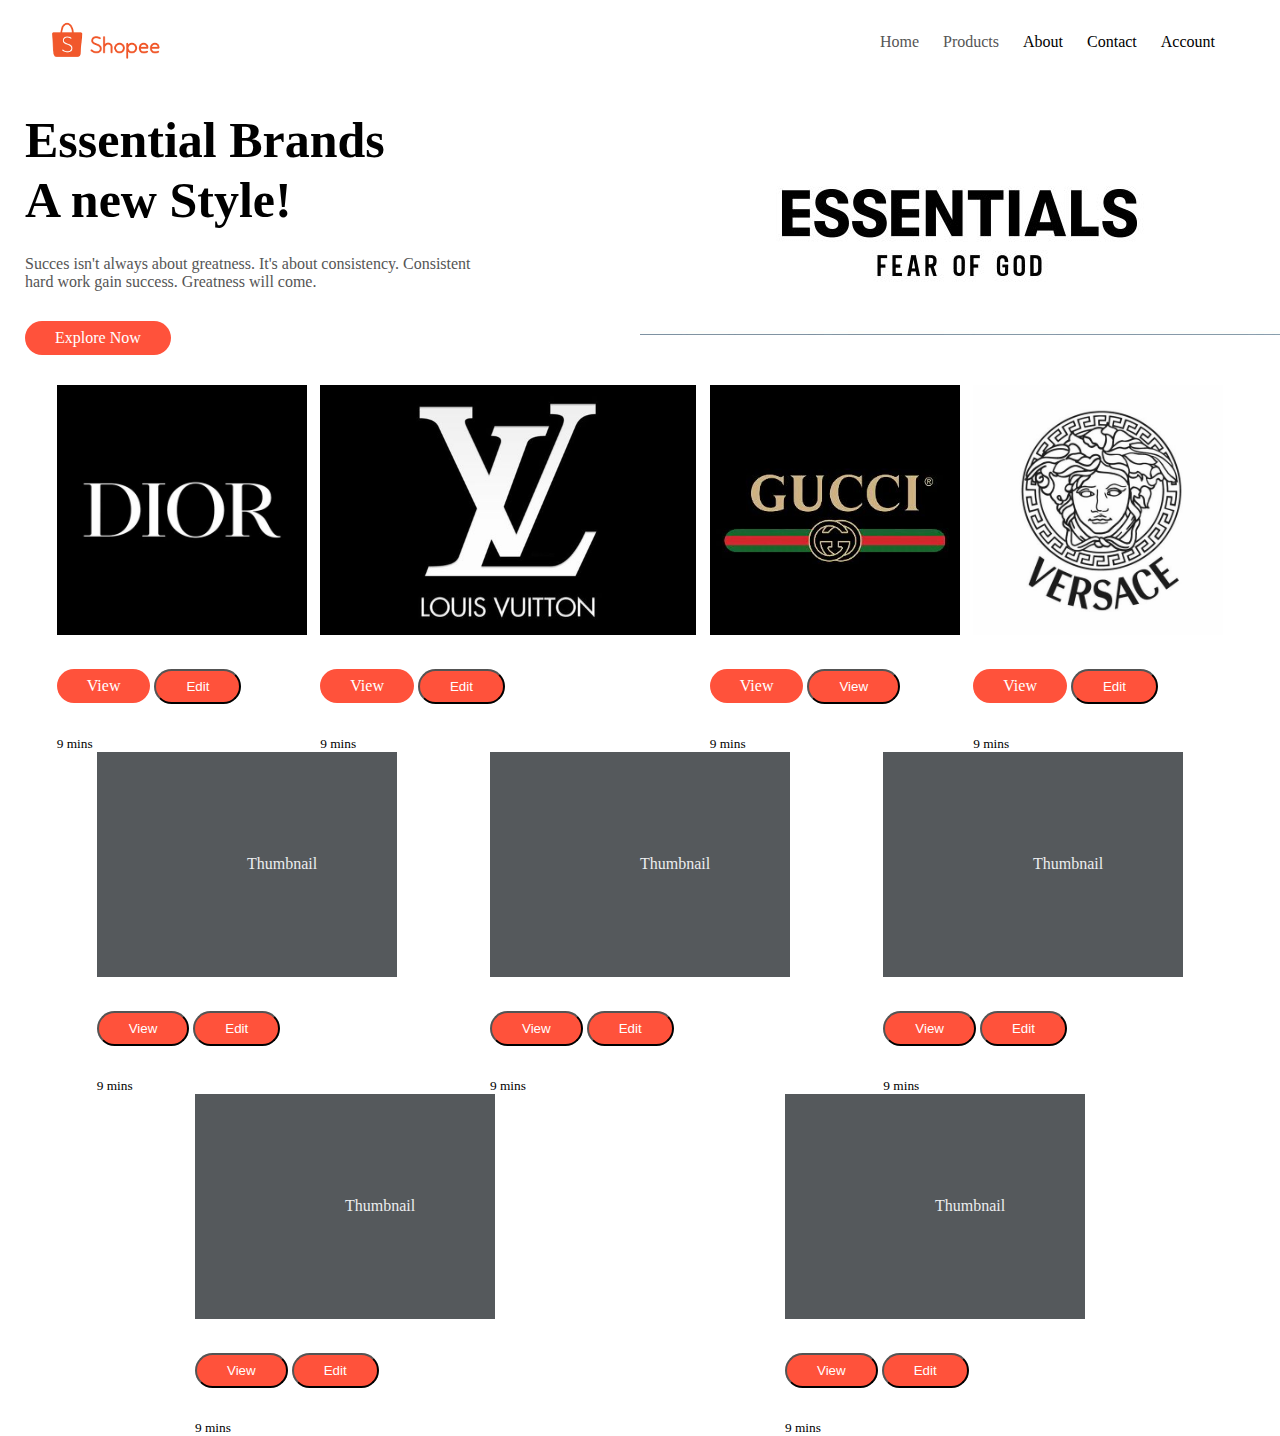
<file: index.html>
<!DOCTYPE html>

<link href="https://cdn.jsdelivr.net/npm/bootstrap@5.2.2/dist/css/bootstrap.min.css" rel="stylesheet" integrity="sha384-Zenh87qX5JnK2Jl0vWa8Ck2rdkQ2Bzep5IDxbcnCeuOxjzrPF/et3URy9Bv1WTRi" crossorigin="anonymous">
<script src="https://cdn.jsdelivr.net/npm/bootstrap@5.2.2/dist/js/bootstrap.bundle.min.js" integrity="sha384-OERcA2EqjJCMA+/3y+gxIOqMEjwtxJY7qPCqsdltbNJuaOe923+mo//f6V8Qbsw3" crossorigin="anonymous"></script>
<html lang="en">
    <head>
        <meta charset="UTF-8">
        <title>Sample Website</title>
        <link rel="stylesheet" href="style.css">
    </head>
    <body>
        <div class="header">
        <div class="container">
            <div class="navbar">
            <div class="logo">
                <img src="images/shopee.png" width="125px">  
        </div>

        <nav>
            <ul>
                <li><a href="">Home</a></li>
                <li><a href="">Products</a></li>
                <li><a href=""></a>About</li>
                <li><a href=""></a>Contact</li>
                <li><a href=""></a>Account</li>
            </ul>
        </nav>
        </div>
        <div class="row">
            <div class="col-2">
                <h1>Essential Brands<br>A new Style!</h1>
                <p>Succes isn't always about greatness. It's about consistency. Consistent<br> hard work
                    gain success. Greatness will come.</p>
                    <a href="" class="btn">Explore Now</a>
            </div>

            <div class="col-2">
             <img src="images/fog.png " alt="">
        
            </div>
            
        </div>
        <div class="album py-5 bg-light">
            <div class="container">
        
              <div class="row row-cols-1 row-cols-sm-2 row-cols-md-3 g-3">
                <div class="col">
                  <div class="card shadow-sm">
                    <img class="bd-placeholder-img card-img-top" width="100%" height="250" src="/images/dior.jpg"></img>
                    <div class="card-body">
                      <!-- <p class="card-text">The company was founded in 1946 by French fashion designer Christian Dior (1905–1957), who was originally from Normandy. This brand sells shoes and clothing exclusive to Dior boutiques. Haute couture is under the Christian Dior Couture division.</p> -->
                      <div class="d-flex justify-content-between align-items-center">
                        <div class="btn-group">
                            <a href="dior/dior.html" class="btn">View</a>
                          <!-- <button type="button" class="btn btn-sm btn-outline-secondary">View</button> -->
                          <button type="button" class="btn btn-sm btn-outline-secondary">Edit</button>
                        </div>
                        <small class="text-muted">9 mins</small>
                      </div>
                    </div>
                  </div>
                </div>
                <div class="col">
                  <div class="card shadow-sm">
                    <img class="bd-placeholder-img card-img-top" width="100%" height="250" src="/images/lv.jpg"></img>
                    <div class="card-body">
                      <!-- <p class="card-text">This is a wider card with supporting text below as a natural lead-in to additional content. This content is a little bit longer.</p> -->
                      <div class="d-flex justify-content-between align-items-center">
                        <div class="btn-group">
                          <a href="louisvuitton/lv.html" class="btn">View</a>
                          <!-- <button type="button" class="btn btn-sm btn-outline-secondary">View</button> -->
                          <button type="button" class="btn btn-sm btn-outline-secondary">Edit</button>
                         
                        </div>
                        <small class="text-muted">9 mins</small>
                      </div>
                    </div>
                  </div>
                </div>
                <div class="col">
                  <div class="card shadow-sm">
                    <img class="bd-placeholder-img card-img-top" width="100%" height="250" src="/images/gucci.jpg"></img>
        
                    <div class="card-body">
                      <!-- <p class="card-text">This is a wider card with supporting text below as a natural lead-in to additional content. This content is a little bit longer.</p> -->
                      <div class="d-flex justify-content-between align-items-center">
                        <div class="btn-group">
                          <a href="gucci/gucci.html" class="btn">View</a>
                          <button type="button" class="btn btn-sm btn-outline-secondary">View</button>
                          <!-- <button type="button" class="btn btn-sm btn-outline-secondary">Edit</button> -->
                        </div>
                        <small class="text-muted">9 mins</small>
                      </div>
                    </div>
                  </div>
                </div>
        
                <div class="col">
                  <div class="card shadow-sm">
                    <img class="bd-placeholder-img card-img-top" width="100%" height="250" src="/images/versace.jpg"></img>
        
                    <div class="card-body">
                      <!-- <p class="card-text">This is a wider card with supporting text below as a natural lead-in to additional content. This content is a little bit longer.</p> -->
                      <div class="d-flex justify-content-between align-items-center">
                        <div class="btn-group">
                          <a href="versace/versace.html" class="btn">View</a>
                          <!-- <button type="button" class="btn btn-sm btn-outline-secondary">View</button> -->
                          <button type="button" class="btn btn-sm btn-outline-secondary">Edit</button>
                        </div>
                        <small class="text-muted">9 mins</small>
                      </div>
                    </div>
                  </div>
                </div>
                <div class="col">
                  <div class="card shadow-sm">
                    <svg class="bd-placeholder-img card-img-top" width="100%" height="225" xmlns="http://www.w3.org/2000/svg" role="img" aria-label="Placeholder: Thumbnail" preserveAspectRatio="xMidYMid slice" focusable="false"><title>Placeholder</title><rect width="100%" height="100%" fill="#55595c"></rect><text x="50%" y="50%" fill="#eceeef" dy=".3em">Thumbnail</text></svg>
        
                    <div class="card-body">
                      <!-- <p class="card-text">This is a wider card with supporting text below as a natural lead-in to additional content. This content is a little bit longer.</p> -->
                      <div class="d-flex justify-content-between align-items-center">
                        <div class="btn-group">
                          <button type="button" class="btn btn-sm btn-outline-secondary">View</button>
                          <button type="button" class="btn btn-sm btn-outline-secondary">Edit</button>
                        </div>
                        <small class="text-muted">9 mins</small>
                      </div>
                    </div>
                  </div>
                </div>
                <div class="col">
                  <div class="card shadow-sm">
                    <svg class="bd-placeholder-img card-img-top" width="100%" height="225" xmlns="http://www.w3.org/2000/svg" role="img" aria-label="Placeholder: Thumbnail" preserveAspectRatio="xMidYMid slice" focusable="false"><title>Placeholder</title><rect width="100%" height="100%" fill="#55595c"></rect><text x="50%" y="50%" fill="#eceeef" dy=".3em">Thumbnail</text></svg>
        
                    <div class="card-body">
                      <!-- <p class="card-text">This is a wider card with supporting text below as a natural lead-in to additional content. This content is a little bit longer.</p> -->
                      <div class="d-flex justify-content-between align-items-center">
                        <div class="btn-group">
                          <button type="button" class="btn btn-sm btn-outline-secondary">View</button>
                          <button type="button" class="btn btn-sm btn-outline-secondary">Edit</button>
                        </div>
                        <small class="text-muted">9 mins</small>
                      </div>
                    </div>
                  </div>
                </div>
        
                <div class="col">
                  <div class="card shadow-sm">
                    <svg class="bd-placeholder-img card-img-top" width="100%" height="225" xmlns="http://www.w3.org/2000/svg" role="img" aria-label="Placeholder: Thumbnail" preserveAspectRatio="xMidYMid slice" focusable="false"><title>Placeholder</title><rect width="100%" height="100%" fill="#55595c"></rect><text x="50%" y="50%" fill="#eceeef" dy=".3em">Thumbnail</text></svg>
        
                    <div class="card-body">
                      <!-- <p class="card-text">This is a wider card with supporting text below as a natural lead-in to additional content. This content is a little bit longer.</p> -->
                      <div class="d-flex justify-content-between align-items-center">
                        <div class="btn-group">
                          <button type="button" class="btn btn-sm btn-outline-secondary">View</button>
                          <button type="button" class="btn btn-sm btn-outline-secondary">Edit</button>
                        </div>
                        <small class="text-muted">9 mins</small>
                      </div>
                    </div>
                  </div>
                </div>
                <div class="col">
                  <div class="card shadow-sm">
                    <svg class="bd-placeholder-img card-img-top" width="100%" height="225" xmlns="http://www.w3.org/2000/svg" role="img" aria-label="Placeholder: Thumbnail" preserveAspectRatio="xMidYMid slice" focusable="false"><title>Placeholder</title><rect width="100%" height="100%" fill="#55595c"></rect><text x="50%" y="50%" fill="#eceeef" dy=".3em">Thumbnail</text></svg>
        
                    <div class="card-body">
                      <!-- <p class="card-text">This is a wider card with supporting text below as a natural lead-in to additional content. This content is a little bit longer.</p> -->
                      <div class="d-flex justify-content-between align-items-center">
                        <div class="btn-group">
                          <button type="button" class="btn btn-sm btn-outline-secondary">View</button>
                          <button type="button" class="btn btn-sm btn-outline-secondary">Edit</button>
                        </div>
                        <small class="text-muted">9 mins</small>
                      </div>
                    </div>
                  </div>
                </div>
                <div class="col">
                  <div class="card shadow-sm">
                    <svg class="bd-placeholder-img card-img-top" width="100%" height="225" xmlns="http://www.w3.org/2000/svg" role="img" aria-label="Placeholder: Thumbnail" preserveAspectRatio="xMidYMid slice" focusable="false"><title>Placeholder</title><rect width="100%" height="100%" fill="#55595c"></rect><text x="50%" y="50%" fill="#eceeef" dy=".3em">Thumbnail</text></svg>
        
                    <div class="card-body">
                      <!-- <p class="card-text">This is a wider card with supporting text below as a natural lead-in to additional content. This content is a little bit longer.</p> -->
                      <div class="d-flex justify-content-between align-items-center">
                        <div class="btn-group">
                          <button type="button" class="btn btn-sm btn-outline-secondary">View</button>
                          <button type="button" class="btn btn-sm btn-outline-secondary">Edit</button>
                        </div>
                        <small class="text-muted">9 mins</small>
                      </div>
                    </div>
                  </div>
                </div>
              </div>
            </div>
          </div>
        </div>
    </body>
</html>
</file>
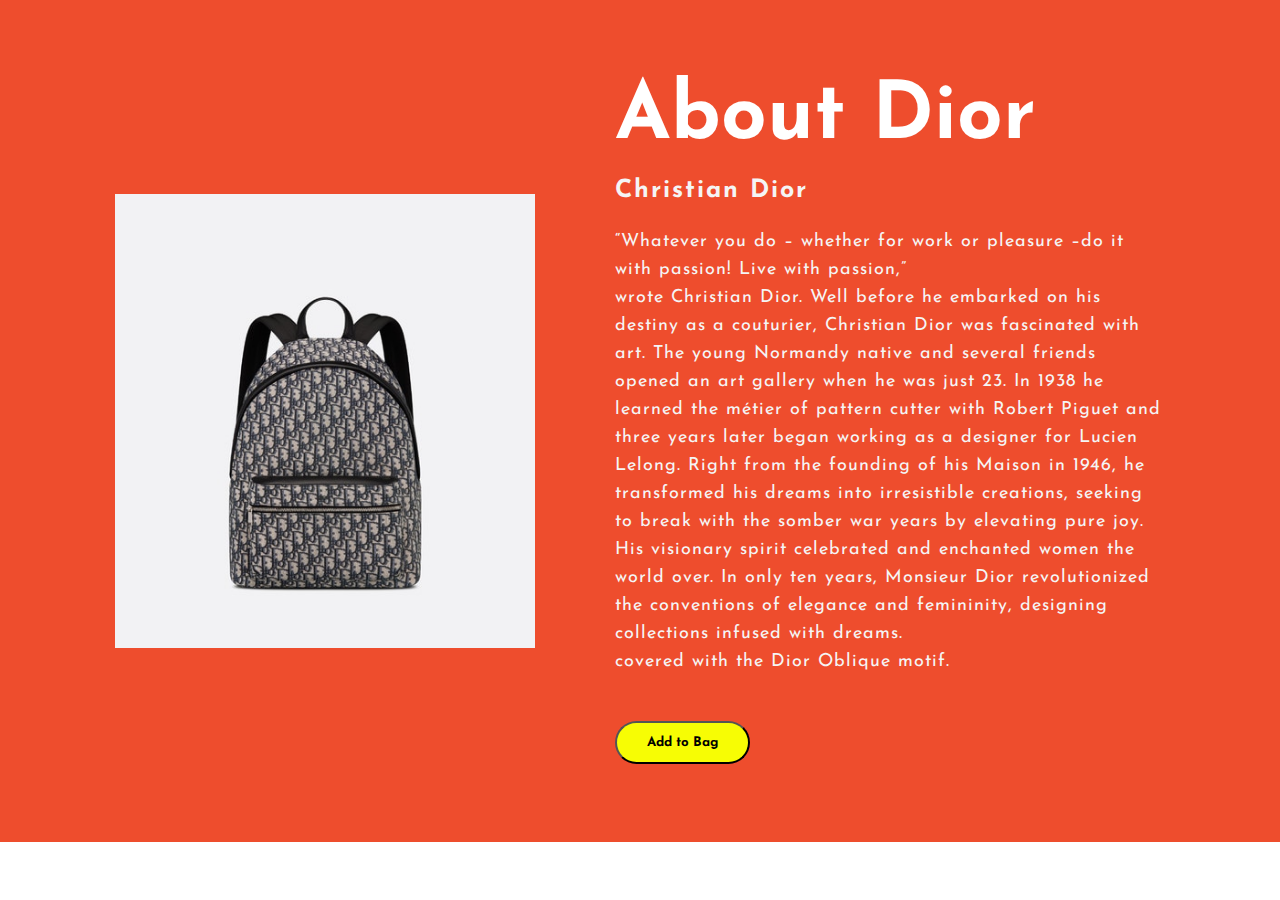
<file: dior/dior.html>
<!DOCTYPE html>
<html lang="en">
<head>
    <title></title>
    <meta charset="UTF-8">
    <link rel="stylesheet" type="text/css" href="css/style.css">
    
    <link rel="preconnect" href="https://fonts.googleapis.com">
    <link rel="preconnect" href="https://fonts.gstatic.com" crossorigin>
    <link href="https://fonts.googleapis.com/css2?family=Josefin+Sans:ital,wght@0,100;0,
    200;0,300;0,400;0,500;0,600;0,700;1,100;1,200;1,300;1,400;1,500;1,600;1,700&display=swap" rel="stylesheet">

  
</head>
<body>
    <section class="about">
        <div class="main">
            <img src="img/products.jpg">
            <div class="about-text">
                <h1>About Dior</h1>
                <h5><span>Christian Dior</span></h5>
                <p>“Whatever you do – whether for work or pleasure –do it with passion! Live with passion,”<br> 
                    wrote Christian Dior. Well before he embarked on his destiny as a couturier, Christian Dior was fascinated with art. 
                    The young Normandy native and several friends opened an art gallery when he was just 23. 
                    In 1938 he learned the métier of pattern cutter with Robert Piguet and three years later began working as a designer for Lucien Lelong. 
                    Right from the founding of his Maison in 1946, he transformed his dreams into irresistible creations, seeking to break with the somber war years by elevating pure joy. His visionary spirit celebrated and enchanted women the world over. In only ten years, Monsieur Dior revolutionized the conventions of elegance and femininity, designing collections infused with dreams. <br>covered with the Dior Oblique motif.</p>
                <button type="button">Add to Bag</button>

            </div>
        </div>
    </section>
    
</body>
</html>
</file>
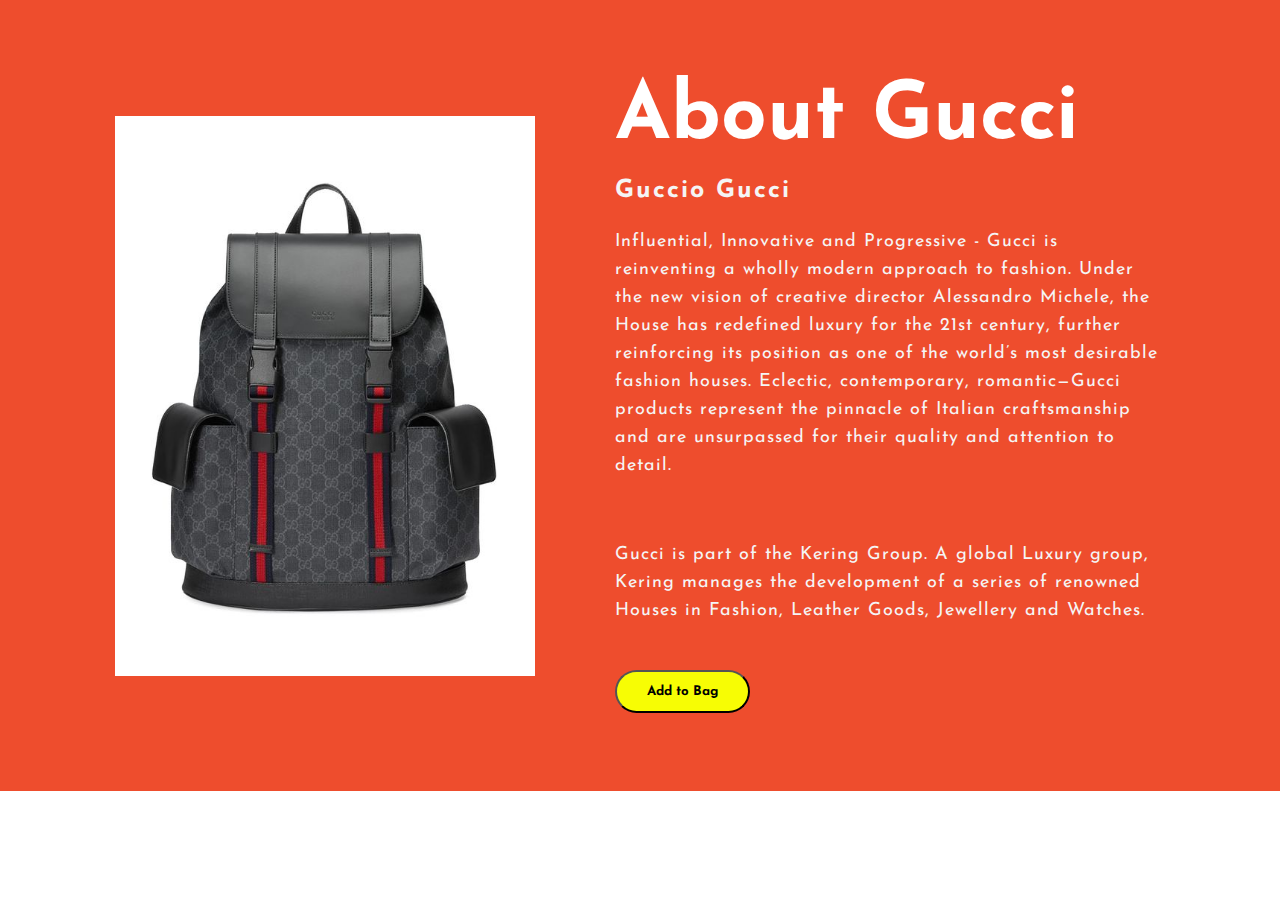
<file: gucci/gucci.html>
<!DOCTYPE html>
<html lang="en">
<head>
    <title></title>
    <meta charset="UTF-8">
    <link rel="stylesheet" type="text/css" href="css/style.css">
    
    <link rel="preconnect" href="https://fonts.googleapis.com">
    <link rel="preconnect" href="https://fonts.gstatic.com" crossorigin>
    <link href="https://fonts.googleapis.com/css2?family=Josefin+Sans:ital,wght@0,100;0,
    200;0,300;0,400;0,500;0,600;0,700;1,100;1,200;1,300;1,400;1,500;1,600;1,700&display=swap" rel="stylesheet">

  
</head>
<body>
    <section class="about">
        <div class="main">
            <img src="img/products.jpg">
            <div class="about-text">
                <h1>About Gucci</h1>
                <h5><span>Guccio Gucci</span></h5>
                <p>Influential, Innovative and Progressive - Gucci is reinventing a wholly modern approach to fashion. Under the new vision of creative director Alessandro Michele, the House has redefined luxury for the 21st century, further reinforcing its position as one of the world’s most desirable fashion houses. Eclectic, contemporary, romantic—Gucci products represent the pinnacle of Italian craftsmanship and are unsurpassed for their quality and attention to detail.</p>
                <br><p>Gucci is part of the Kering Group. A global Luxury group, Kering manages the development of a series of renowned Houses in Fashion, Leather Goods, Jewellery and Watches.</p>
                <button type="button">Add to Bag</button>

            </div>
        </div>
    </section>
    
</body>
</html>
</file>
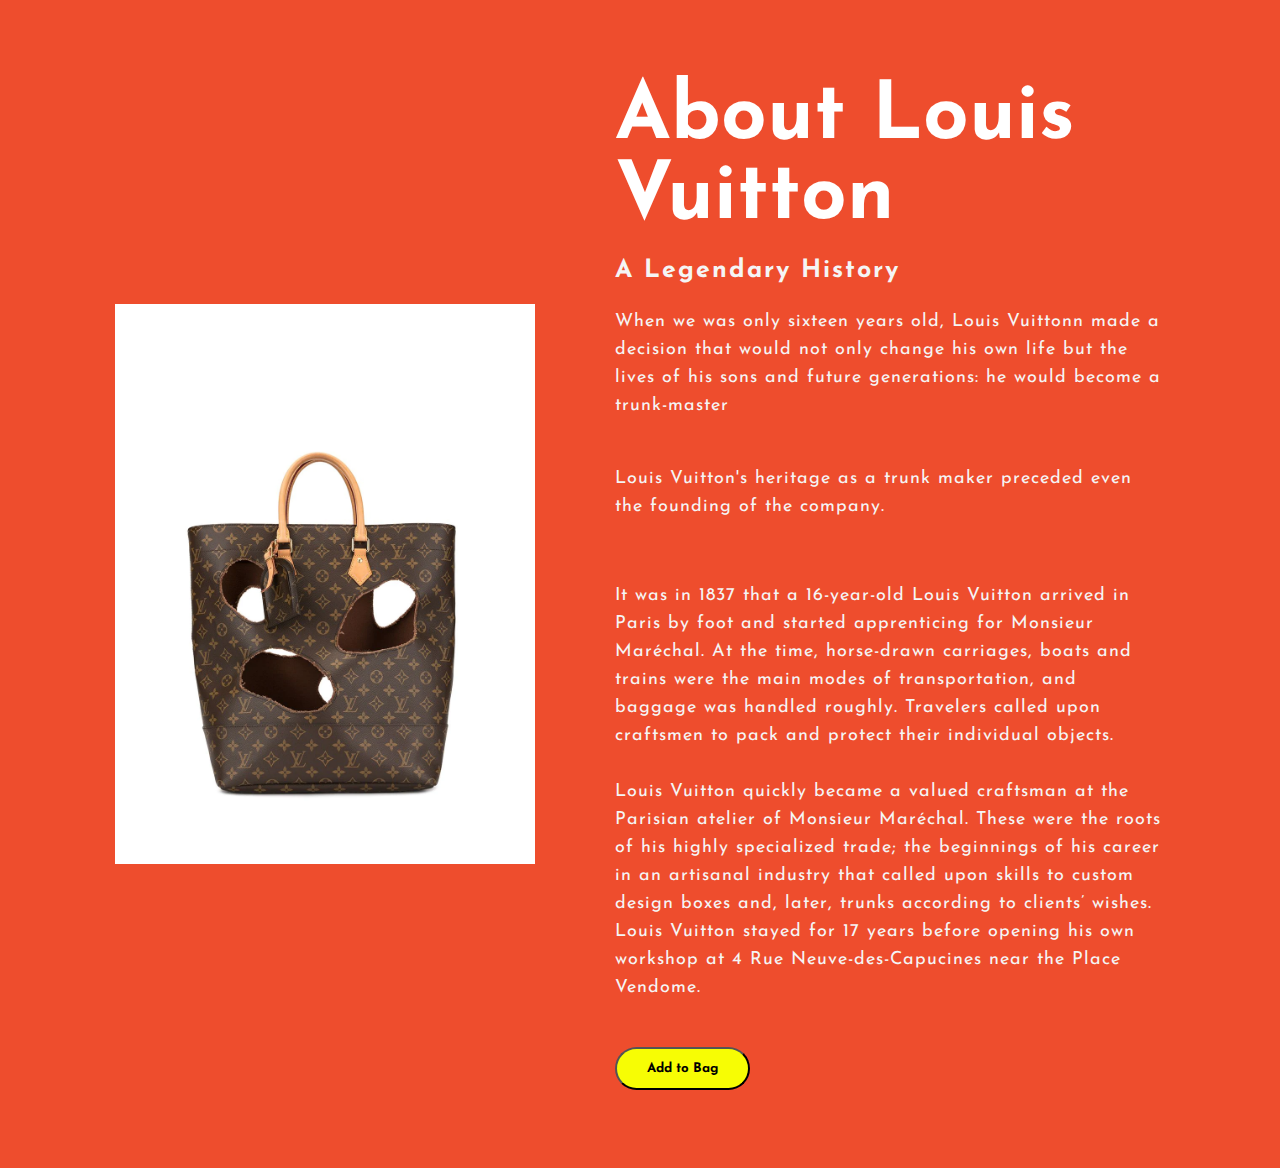
<file: louisvuitton/lv.html>
<!DOCTYPE html>
<html lang="en">
<head>
    <title></title>
    <meta charset="UTF-8">
    <link rel="stylesheet" type="text/css" href="css/style.css">
    
    <link rel="preconnect" href="https://fonts.googleapis.com">
    <link rel="preconnect" href="https://fonts.gstatic.com" crossorigin>
    <link href="https://fonts.googleapis.com/css2?family=Josefin+Sans:ital,wght@0,100;0,
    200;0,300;0,400;0,500;0,600;0,700;1,100;1,200;1,300;1,400;1,500;1,600;1,700&display=swap" rel="stylesheet">

  
</head>
<body>
    <section class="about">
        <div class="main">
            <img src="img/totebag.webp">
            <div class="about-text">
                <h1>About Louis Vuitton</h1>
                <h5><span>A Legendary History</span></h5>
                <p>When we was only sixteen years old, Louis Vuittonn made a decision that would not only change his own life but the lives of his sons
                    and future generations: he would become a trunk-master<br><p>Louis Vuitton's heritage as a trunk maker preceded even the founding of the company.</p>
                    <br><p>It was in 1837 that a 16-year-old Louis Vuitton arrived in Paris by foot and started apprenticing for Monsieur Maréchal. At the time, horse-drawn carriages, boats and trains were the main modes of transportation, and baggage was handled roughly. Travelers called upon craftsmen to pack and protect their individual objects.<br></br>
                        Louis Vuitton quickly became a valued craftsman at the Parisian atelier of Monsieur Maréchal. These were the roots of his highly specialized trade; the beginnings of his career in an artisanal industry that called upon skills to custom design boxes and, later, trunks according to clients’ wishes. Louis Vuitton stayed for 17 years before opening his own workshop at 4 Rue Neuve-des-Capucines near the Place Vendome.
                    </p>
                </p>
                <button type="button">Add to Bag</button>

            </div>
        </div>
    </section>
    
</body>
</html>
</file>
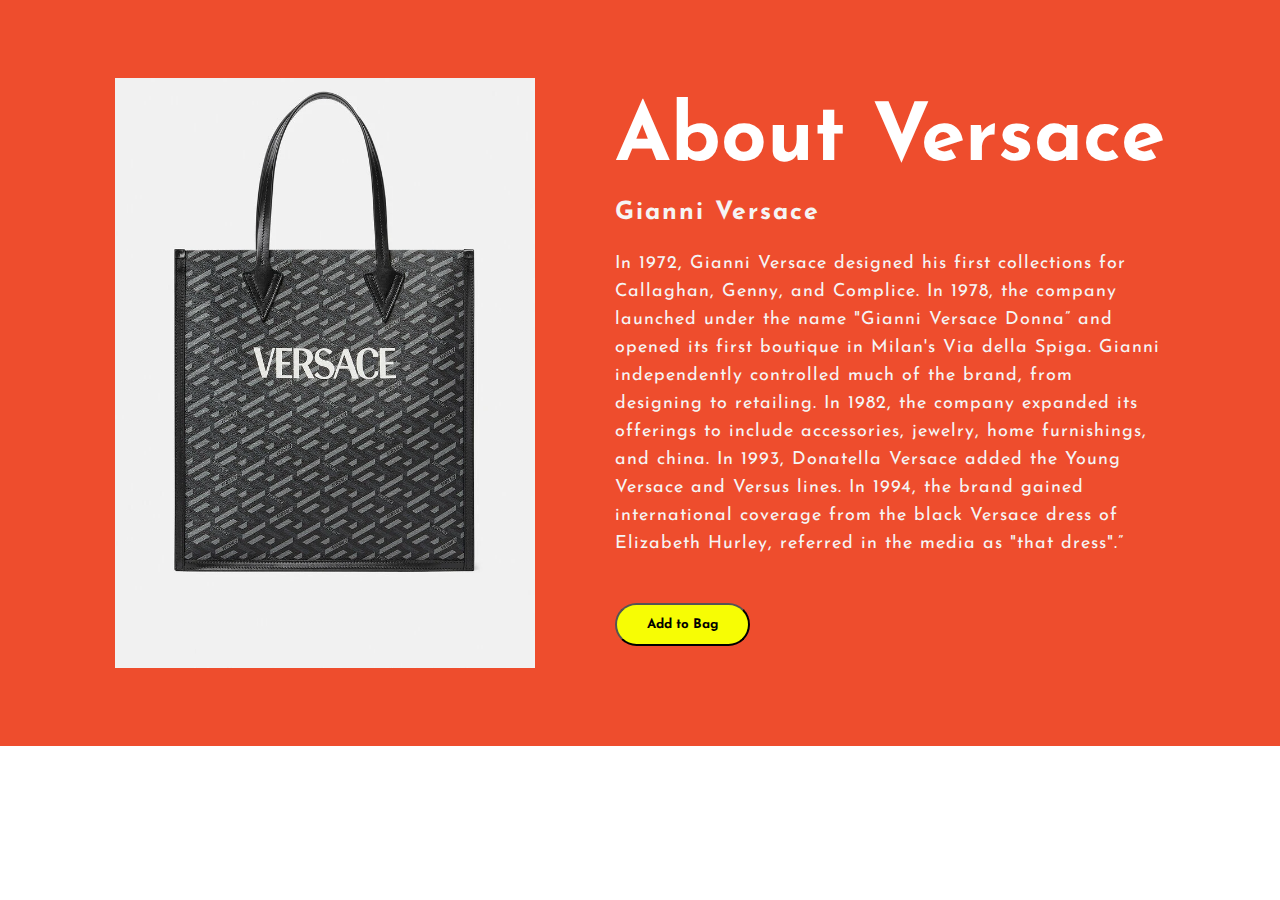
<file: versace/versace.html>
<!DOCTYPE html>
<html lang="en">
<head>
    <title></title>
    <meta charset="UTF-8">
    <link rel="stylesheet" type="text/css" href="css/style.css">
    
    <link rel="preconnect" href="https://fonts.googleapis.com">
    <link rel="preconnect" href="https://fonts.gstatic.com" crossorigin>
    <link href="https://fonts.googleapis.com/css2?family=Josefin+Sans:ital,wght@0,100;0,
    200;0,300;0,400;0,500;0,600;0,700;1,100;1,200;1,300;1,400;1,500;1,600;1,700&display=swap" rel="stylesheet">

  
</head>
<body>
    <section class="about">
        <div class="main">
            <img src="img/products.webp">
            <div class="about-text">
                <h1>About Versace</h1>
                <h5><span>Gianni Versace</span></h5>
                <p>In 1972, Gianni Versace designed his first collections for Callaghan, Genny, and Complice. In 1978, the company launched under the name "Gianni Versace Donna” and opened its first boutique in Milan's Via della Spiga. Gianni independently controlled much of the brand, from designing to retailing. In 1982, the company expanded its offerings to include accessories, jewelry, home furnishings, and china. In 1993, Donatella Versace added the Young Versace and Versus lines. In 1994, the brand gained international coverage from the black Versace dress of Elizabeth Hurley, referred in the media as "that dress".”<br> 
                   </p>
                <button type="button">Add to Bag</button>

            </div>
        </div>
    </section>
    
</body>
</html>
</file>
<file: style.css>
*{
    margin: 0;
    padding: 0;
    box-sizing: border-box;
}


.navbar{
    display: flex;
    align-items: center;
    padding: 20px;
}
nav{
    flex: 1;
    text-align: right;
}
nav ul{
    display: inline-block;
    list-style: none;
}
nav ul li{
    display:  inline-block;
    margin-right: 20px;
}

a{
    text-decoration: none;
    color: #555;
}
p{
    color:#555;
    
}
.container{
    max-width: 1300px;
    margin: auto;
    padding-left: 25px;
    padding-right: 25px;

}
.row{
    display: flex;
    align-items: center;
    flex-wrap: wrap;
    justify-content: space-around;
}
.col-2{
    flex-basis: 50%;
    min-width: 300px;
}
col-2 img{
    
    max-width: 100%;
    padding: 50px 0;

}
.col-2 h1{
    font-size: 50px;
    line-height: 60px;
    margin: 25px 0;
}
.btn{
    display: inline-block;
    background: #ff523b;
    color: #fff;
    padding: 8px 30px;
    margin: 30px 0;
    border-radius: 30px;
}
.heder{
    background: radial-gradient(#fff, #ffd6d6);
}
</file>
<file: dior/css/style.css>
*{
    padding: 0;
    margin: 0;
    font-family: 'Josefin Sans', sans-serif;
    box-sizing: border-box;
}
.about{
    width: 100%;
    padding: 78px 0px;
    background-color: #EE4D2D;
}
.about img{
    height: auto;
    width: 420px;
}
.about-text{
    width: 550px;
}
.main{
    width: 1130px;
    max-width: 95%;
    margin: 0 auto;
    display:  flex;
    align-items: center;
    justify-content: space-around;
}
.about-text h1{
    color: white;
    font-size: 80px;
    text-transform: capitalize;
    margin-bottom: 20px;
}
.about-text h5{
    color: white;
    font-size: 25px;
    text-transform: capitalize;
    margin-bottom: 25px;
    letter-spacing: 2px;
}
span{
color: whitesmoke;
}
.about-text p{
    color: whitesmoke;
    letter-spacing: 1px;
    line-height: 28px;
    font-size: 18px;
    margin-bottom: 45px;
}
button{
    background: #f7fd04;
    color: black;
    text-decoration: none;
    border: 2xp solid transparent;
    font-weight: bold;
    padding: 13px 30px;
    border-radius: 30px;
    transition: .5s;
}
button:hover{
    background: transparent;
    border: 2px solid #f7fd04;
    cursor: pointer;


}
</file>
<file: gucci/css/style.css>
*{
    padding: 0;
    margin: 0;
    font-family: 'Josefin Sans', sans-serif;
    box-sizing: border-box;
}
.about{
    width: 100%;
    padding: 78px 0px;
    background-color: #EE4D2D;
}
.about img{
    height: auto;
    width: 420px;
}
.about-text{
    width: 550px;
}
.main{
    width: 1130px;
    max-width: 95%;
    margin: 0 auto;
    display:  flex;
    align-items: center;
    justify-content: space-around;
}
.about-text h1{
    color: white;
    font-size: 80px;
    text-transform: capitalize;
    margin-bottom: 20px;
}
.about-text h5{
    color: white;
    font-size: 25px;
    text-transform: capitalize;
    margin-bottom: 25px;
    letter-spacing: 2px;
}
span{
color: whitesmoke;
}
.about-text p{
    color: whitesmoke;
    letter-spacing: 1px;
    line-height: 28px;
    font-size: 18px;
    margin-bottom: 45px;
}
button{
    background: #f7fd04;
    color: black;
    text-decoration: none;
    border: 2xp solid transparent;
    font-weight: bold;
    padding: 13px 30px;
    border-radius: 30px;
    transition: .5s;
}
button:hover{
    background: transparent;
    border: 2px solid #f7fd04;
    cursor: pointer;


}
</file>
<file: louisvuitton/css/style.css>
*{
    padding: 0;
    margin: 0;
    font-family: 'Josefin Sans', sans-serif;
    box-sizing: border-box;
}
.about{
    width: 100%;
    padding: 78px 0px;
    background-color: #EE4D2D;
}
.about img{
    height: auto;
    width: 420px;
}
.about-text{
    width: 550px;
}
.main{
    width: 1130px;
    max-width: 95%;
    margin: 0 auto;
    display:  flex;
    align-items: center;
    justify-content: space-around;
}
.about-text h1{
    color: white;
    font-size: 80px;
    text-transform: capitalize;
    margin-bottom: 20px;
}
.about-text h5{
    color: white;
    font-size: 25px;
    text-transform: capitalize;
    margin-bottom: 25px;
    letter-spacing: 2px;
}
span{
color: whitesmoke;
}
.about-text p{
    color: whitesmoke;
    letter-spacing: 1px;
    line-height: 28px;
    font-size: 18px;
    margin-bottom: 45px;
}
button{
    background: #f7fd04;
    color: black;
    text-decoration: none;
    border: 2xp solid transparent;
    font-weight: bold;
    padding: 13px 30px;
    border-radius: 30px;
    transition: .5s;
}
button:hover{
    background: transparent;
    border: 2px solid #f7fd04;
    cursor: pointer;


}
</file>
<file: versace/css/style.css>
*{
    padding: 0;
    margin: 0;
    font-family: 'Josefin Sans', sans-serif;
    box-sizing: border-box;
}
.about{
    width: 100%;
    padding: 78px 0px;
    background-color: #EE4D2D;
}
.about img{
    height: auto;
    width: 420px;
}
.about-text{
    width: 550px;
}
.main{
    width: 1130px;
    max-width: 95%;
    margin: 0 auto;
    display:  flex;
    align-items: center;
    justify-content: space-around;
}
.about-text h1{
    color: white;
    font-size: 80px;
    text-transform: capitalize;
    margin-bottom: 20px;
}
.about-text h5{
    color: white;
    font-size: 25px;
    text-transform: capitalize;
    margin-bottom: 25px;
    letter-spacing: 2px;
}
span{
color: whitesmoke;
}
.about-text p{
    color: whitesmoke;
    letter-spacing: 1px;
    line-height: 28px;
    font-size: 18px;
    margin-bottom: 45px;
}
button{
    background: #f7fd04;
    color: black;
    text-decoration: none;
    border: 2xp solid transparent;
    font-weight: bold;
    padding: 13px 30px;
    border-radius: 30px;
    transition: .5s;
}
button:hover{
    background: transparent;
    border: 2px solid #f7fd04;
    cursor: pointer;


}
</file>
